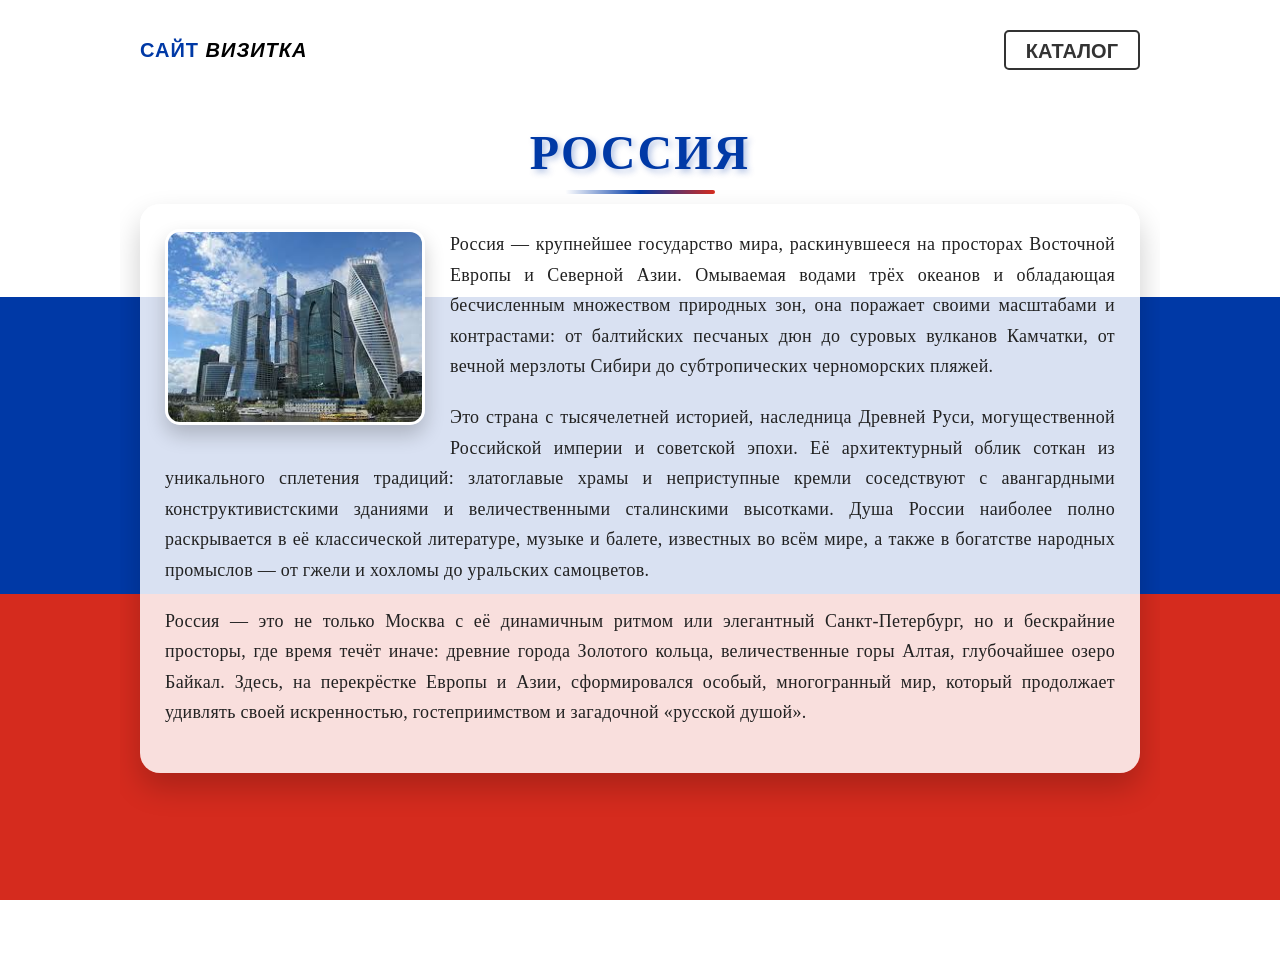
<file: index.html>
<!DOCTYPE html>
<html lang="ru">
    <head>
        <link rel="stylesheet" href="css/style.css">
        <meta charset="UTF-8">
        <meta name="viewport" content="width=device-width, initial-scale=1.0">
        <title>Document</title>
    </head>
    <body >
        <div id="wrapper">
            <header>
                <div class="header__left">
                    <a id= "logo" href="index.html"><span class="pink">Сайт</span> <i>визитка</i></a>
                </div>
                <div class="header__right">
                    <nav class="main-nav">
        <ul class="nav-links">
            <li class="dropdown">
                <a href="#" class="dropbtn" id="dropdownBtn">КАТАЛОГ</a>
            <div class="dropdown-content" id="dropdownMenu">
                <div class="tab-container">
                    <button class="tab" onclick="navigateTo('putin.html')">ПРЕЗИДЕНТ</button>
<button class="tab" onclick="navigateTo('facts.html')">ИНТЕРЕСНЫЕ ФАКТЫ</button>
<button class="tab" onclick="navigateTo('auto_industry.html')">АВТОПРОМ</button>
<button class="tab" onclick="navigateTo('oreshnik.html')">ОРЕШНИК</button>
<button class="tab" onclick="navigateTo('help.html')">ПОМОЩЬ</button>
                </div>
            </div>
            </li>
        </ul>
    </nav>
                </div>
            </header>
            <main>

            <h1 class="page-title">РОССИЯ</h1>

                <div class="main__content">
                    <img src="img/download.jpg" class="content__img" alt="Россия">
                    <p>Россия — крупнейшее государство мира, раскинувшееся на просторах Восточной Европы и Северной Азии. Омываемая водами трёх океанов и обладающая бесчисленным множеством природных зон, она поражает своими масштабами и контрастами: от балтийских песчаных дюн до суровых вулканов Камчатки, от вечной мерзлоты Сибири до субтропических черноморских пляжей.<p>

                    <p>Это страна с тысячелетней историей, наследница Древней Руси, могущественной Российской империи и советской эпохи. Её архитектурный облик соткан из уникального сплетения традиций: златоглавые храмы и неприступные кремли соседствуют с авангардными конструктивистскими зданиями и величественными сталинскими высотками. Душа России наиболее полно раскрывается в её классической литературе, музыке и балете, известных во всём мире, а также в богатстве народных промыслов — от гжели и хохломы до уральских самоцветов.<p>

                    <p>Россия — это не только Москва с её динамичным ритмом или элегантный Санкт-Петербург, но и бескрайние просторы, где время течёт иначе: древние города Золотого кольца, величественные горы Алтая, глубочайшее озеро Байкал. Здесь, на перекрёстке Европы и Азии, сформировался особый, многогранный мир, который продолжает удивлять своей искренностью, гостеприимством и загадочной «русской душой».<p>
                </div> 
            </main>
        </div>
        <footer>
            &copy; Новая компания
        </footer>


        <script>
document.addEventListener('DOMContentLoaded', function() {
    const dropdownBtn = document.getElementById('dropdownBtn');
    const dropdownMenu = document.getElementById('dropdownMenu');
    
    // Функция для закрытия меню
    function closeDropdown() {
        dropdownMenu.classList.remove('show');
        dropdownBtn.classList.remove('active');
    }
    
    // Функция для открытия меню
    function openDropdown() {
        dropdownMenu.classList.add('show');
        dropdownBtn.classList.add('active');
    }
    
    // Обработчик клика по кнопке
    dropdownBtn.addEventListener('click', function(event) {
        event.preventDefault(); // Предотвращаем переход по ссылке
        event.stopPropagation(); // Останавливаем всплытие события
        
        // Если меню открыто - закрываем, если закрыто - открываем
        if (dropdownMenu.classList.contains('show')) {
            closeDropdown();
        } else {
            openDropdown();
        }
    });
    
    // Закрытие при клике вне меню
    document.addEventListener('click', function(event) {
        // Если клик был не по кнопке и не по меню
        if (!dropdownBtn.contains(event.target) && !dropdownMenu.contains(event.target)) {
            closeDropdown();
        }
    });
    
    // Закрытие при нажатии клавиши Escape
    document.addEventListener('keydown', function(event) {
        if (event.key === 'Escape') {
            closeDropdown();
        }
    });
    
    // Предотвращаем закрытие при клике внутри меню (кроме кнопок вкладок)
    dropdownMenu.addEventListener('click', function(event) {
        event.stopPropagation();
    });

    // Функция для перехода на страницу с закрытием меню
window.navigateTo = function(page) {
    location.href = page;
    closeDropdown();
}
});
</script>
    </body>

</html>
</file>
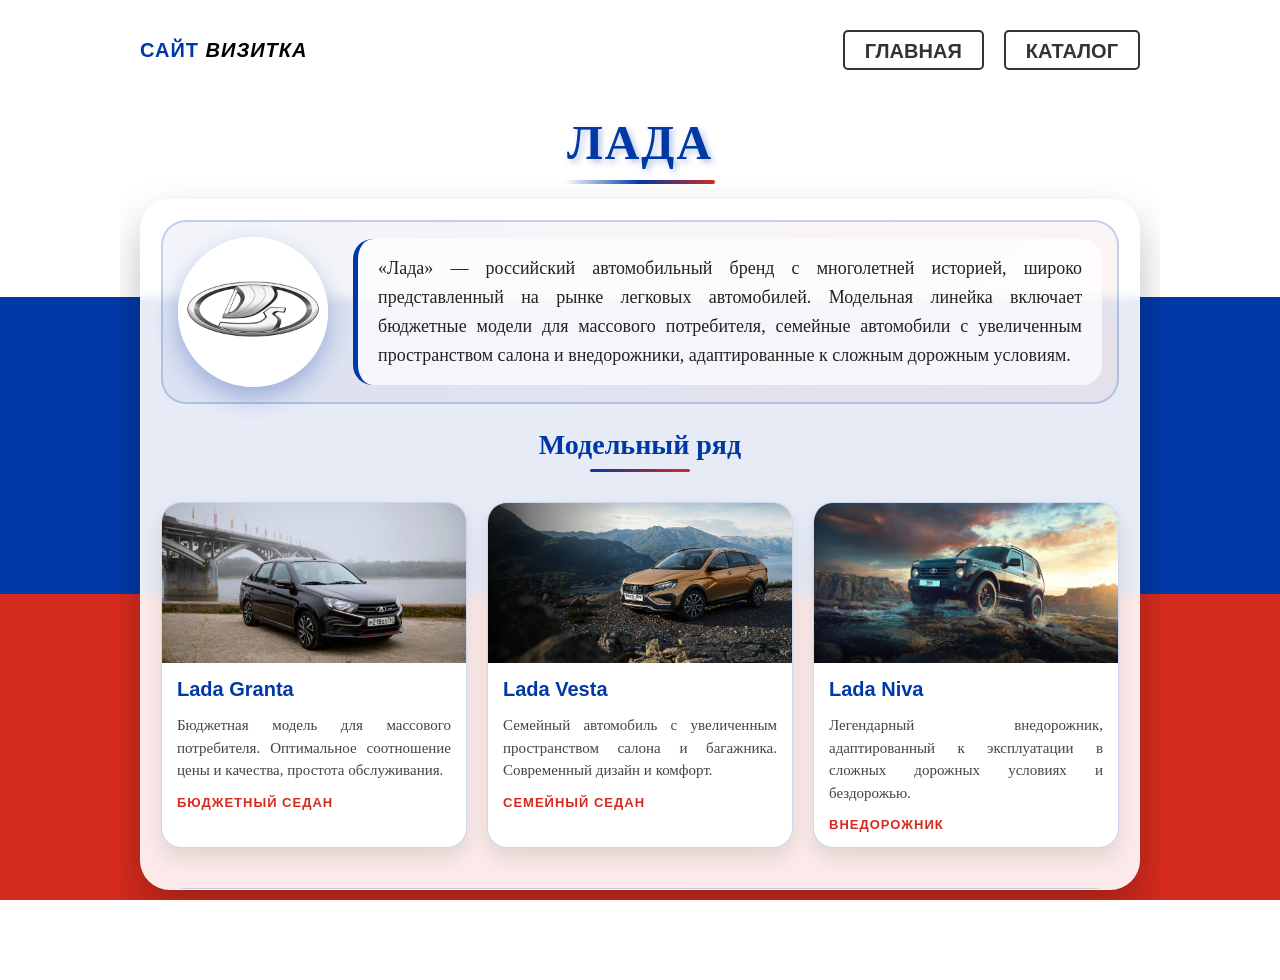
<file: auto_industry.html>
<!DOCTYPE html>
<html lang="ru">
<head>
    <link rel="stylesheet" href="css/style.css">
    <meta charset="UTF-8">
    <meta name="viewport" content="width=device-width, initial-scale=1.0">
    <title>LADA - Российский автопром</title>
    <style>
        /* Временные стили для страницы LADA - без анимаций */
        .lada-main {
            display: flex;
            flex-direction: column;
            height: calc(100vh - 180px);
            padding: 10px 20px !important;
            overflow: hidden;
        }

        /* Заголовок как на других страницах */
        .lada-main .page-title {
            font-size: 48px;
            margin: 5px 0 15px 0 !important;
            text-align: center;
            flex-shrink: 0;
            color: #0039A6;
        }

        .lada-container {
            display: flex;
            flex-direction: column;
            gap: 20px;
            flex: 1;
            min-height: 0;
            background: rgba(255, 255, 255, 0.9);
            border-radius: 30px;
            padding: 20px;
            box-shadow: 0 20px 40px rgba(0,0,0,0.25);
            backdrop-filter: blur(5px);
            border: 1px solid rgba(255,255,255,0.3);
            overflow-y: auto;
        }

        /* Верхний блок с логотипом и описанием */
        .lada-header {
            display: flex;
            gap: 25px;
            align-items: center;
            background: linear-gradient(135deg, rgba(0,57,166,0.05) 0%, rgba(213,43,30,0.05) 100%);
            border-radius: 25px;
            padding: 15px;
            border: 2px solid rgba(0,57,166,0.2);
        }

        .lada-logo {
            flex: 0 0 150px;
            height: 150px;
            border-radius: 50%;
            overflow: hidden;
            background: white;
            box-shadow: 0 10px 25px rgba(0,57,166,0.3);
            display: flex;
            align-items: center;
            justify-content: center;
        }

        .lada-logo img {
            width: 100%;
            height: 100%;
            object-fit: contain;
        }

        .lada-description {
            flex: 1;
            font-family: 'Roboto Slab', serif;
            font-size: 18px;
            line-height: 1.6;
            color: #222;
            text-align: justify;
            background: rgba(255,255,255,0.7);
            padding: 15px 20px;
            border-radius: 20px;
            border-left: 5px solid #0039A6;
        }

        /* Сетка с моделями */
        .models-title {
            font-family: 'Playfair Display', serif;
            font-size: 28px;
            color: #0039A6;
            margin: 5px 0 10px 0;
            text-align: center;
            position: relative;
        }

        .models-title::after {
            content: "";
            display: block;
            width: 100px;
            height: 3px;
            background: linear-gradient(90deg, #0039A6, #D52B1E);
            margin: 8px auto 0;
            border-radius: 2px;
        }

        .models-grid {
            display: grid;
            grid-template-columns: repeat(3, 1fr);
            gap: 20px;
            margin-bottom: 20px;
        }

        .model-card {
            background: white;
            border-radius: 20px;
            overflow: hidden;
            box-shadow: 0 10px 20px rgba(0,0,0,0.1);
            border: 1px solid rgba(0,57,166,0.2);
            display: flex;
            flex-direction: column;
            /* Анимация удалена */
        }

        .model-image {
            width: 100%;
            height: 160px;
            object-fit: cover;
        }

        .model-info {
            padding: 15px;
            flex: 1;
            display: flex;
            flex-direction: column;
            gap: 8px;
        }

        .model-name {
            font-family: 'Montserrat', sans-serif;
            font-size: 20px;
            font-weight: 700;
            color: #0039A6;
            margin-bottom: 5px;
        }

        .model-desc {
            font-family: 'Roboto Slab', serif;
            font-size: 15px;
            color: #444;
            line-height: 1.5;
            text-align: justify;
        }

        .model-type {
            font-family: 'Montserrat', sans-serif;
            font-size: 13px;
            font-weight: 600;
            color: #D52B1E;
            text-transform: uppercase;
            letter-spacing: 1px;
            margin-top: 5px;
        }

        /* Блок с преимуществами */
        .advantages-section {
            background: linear-gradient(135deg, #f0f4ff, #fff0f0);
            border-radius: 25px;
            padding: 20px;
            border: 2px solid rgba(0,57,166,0.2);
        }

        .advantages-title {
            font-family: 'Playfair Display', serif;
            font-size: 24px;
            color: #D52B1E;
            margin-bottom: 15px;
            text-align: center;
        }

        .advantages-grid {
            display: grid;
            grid-template-columns: repeat(4, 1fr);
            gap: 15px;
        }

        .advantage-item {
            background: white;
            border-radius: 15px;
            padding: 15px 10px;
            text-align: center;
            box-shadow: 0 5px 10px rgba(0,0,0,0.05);
            border-left: 3px solid #0039A6;
            /* Анимация удалена */
        }

        .advantage-icon {
            font-size: 28px;
            margin-bottom: 8px;
        }

        .advantage-text {
            font-family: 'Montserrat', sans-serif;
            font-size: 15px;
            font-weight: 500;
            color: #222;
            line-height: 1.4;
        }

        /* Нижний блок с заключением */
        .lada-footer {
            font-family: 'Roboto Slab', serif;
            font-size: 18px;
            line-height: 1.6;
            color: #222;
            text-align: justify;
            background: rgba(0,57,166,0.05);
            padding: 15px 20px;
            border-radius: 20px;
            border: 1px dashed #0039A6;
            margin-top: 5px;
        }

        /* Адаптивность */
        @media (max-width: 1000px) {
            .lada-main {
                height: calc(100vh - 160px);
            }
            
            .lada-main .page-title {
                font-size: 42px;
            }
            
            .advantages-grid {
                grid-template-columns: repeat(2, 1fr);
            }
            
            .lada-description {
                font-size: 17px;
            }
            
            .lada-footer {
                font-size: 17px;
            }
        }

        @media (max-width: 800px) {
            .lada-header {
                flex-direction: column;
                text-align: center;
            }
            
            .lada-logo {
                flex: 0 0 120px;
                height: 120px;
                margin: 0 auto;
            }
            
            .models-grid {
                grid-template-columns: 1fr;
            }
            
            .advantages-grid {
                grid-template-columns: 1fr;
            }
            
            .lada-main {
                height: auto;
                min-height: calc(100vh - 160px);
                overflow-y: auto;
            }
        }

        @media (max-width: 600px) {
            .lada-main .page-title {
                font-size: 36px;
            }
            
            .models-title {
                font-size: 24px;
            }
            
            .lada-description {
                font-size: 16px;
            }
            
            .lada-footer {
                font-size: 16px;
            }
        }
    </style>
</head>
<body>
    <div id="wrapper">
        <header>
            <div class="header__left">
                <a id="logo" href="index.html"><span class="pink">Сайт</span> <i>визитка</i></a>
            </div>
            <div class="header__right">
                <nav class="main-nav">
                    <ul class="nav-links">
                        <li><a href="index.html" class="nav-link">ГЛАВНАЯ</a></li>
                        <li class="dropdown">
                            <a href="#" class="dropbtn" id="dropdownBtn">КАТАЛОГ</a>
                            <div class="dropdown-content" id="dropdownMenu">
                                <div class="tab-container">
                                    <button class="tab" onclick="navigateTo('putin.html')">ПРЕЗИДЕНТ</button>
                                    <button class="tab" onclick="navigateTo('facts.html')">ИНТЕРЕСНЫЕ ФАКТЫ</button>
                                    <button class="tab" onclick="navigateTo('auto_industry.html')">АВТОПРОМ</button>
                                    <button class="tab" onclick="navigateTo('oreshnik.html')">ОРЕШНИК</button>
                                    <button class="tab" onclick="navigateTo('help.html')">ПОМОЩЬ</button>
                                </div>
                            </div>
                        </li>
                    </ul>
                </nav>
            </div>
        </header>

        <main class="lada-main">
            <!-- Заголовок по центру -->
            <h1 class="page-title">ЛАДА</h1>
            
            <!-- Основной контейнер -->
            <div class="lada-container">
                <!-- Блок с логотипом и описанием бренда -->
                <div class="lada-header">
                    <div class="lada-logo">
                        <img src="content/4.png" alt="Логотип LADA">
                    </div>
                    <div class="lada-description">
                        «Лада» — российский автомобильный бренд с многолетней историей, широко представленный на рынке легковых автомобилей. Модельная линейка включает бюджетные модели для массового потребителя, семейные автомобили с увеличенным пространством салона и внедорожники, адаптированные к сложным дорожным условиям.
                    </div>
                </div>

                <!-- Заголовок раздела моделей -->
                <h2 class="models-title">Модельный ряд</h2>
                
                <!-- Сетка с тремя моделями автомобилей -->
                <div class="models-grid">
                    <!-- Lada Granta -->
                    <div class="model-card">
                        <img src="content/1920x1920 (7).webp" alt="Lada Granta" class="model-image">
                        <div class="model-info">
                            <div class="model-name">Lada Granta</div>
                            <div class="model-desc">Бюджетная модель для массового потребителя. Оптимальное соотношение цены и качества, простота обслуживания.</div>
                            <div class="model-type">Бюджетный седан</div>
                        </div>
                    </div>
                    
                    <!-- Lada Vesta -->
                    <div class="model-card">
                        <img src="content/sw-cross_d.1920x0.jpeg.webp" alt="Lada Vesta" class="model-image">
                        <div class="model-info">
                            <div class="model-name">Lada Vesta</div>
                            <div class="model-desc">Семейный автомобиль с увеличенным пространством салона и багажника. Современный дизайн и комфорт.</div>
                            <div class="model-type">Семейный седан</div>
                        </div>
                    </div>
                    
                    <!-- Lada Niva -->
                    <div class="model-card">
                        <img src="content/bronto_dt.webp" alt="Lada Niva" class="model-image">
                        <div class="model-info">
                            <div class="model-name">Lada Niva</div>
                            <div class="model-desc">Легендарный внедорожник, адаптированный к эксплуатации в сложных дорожных условиях и бездорожью.</div>
                            <div class="model-type">Внедорожник</div>
                        </div>
                    </div>
                </div>

                <!-- Блок с преимуществами -->
                <div class="advantages-section">
                    <h3 class="advantages-title">Ключевые преимущества</h3>
                    <div class="advantages-grid">
                        <div class="advantage-item">
                            <div class="advantage-icon">💰</div>
                            <div class="advantage-text">Доступная стоимость приобретения и обслуживания</div>
                        </div>
                        <div class="advantage-item">
                            <div class="advantage-icon">❄️</div>
                            <div class="advantage-text">Адаптация к российским климатическим и дорожным условиям</div>
                        </div>
                        <div class="advantage-item">
                            <div class="advantage-icon">🏢</div>
                            <div class="advantage-text">Широкая сеть официальных дилерских и сервисных центров на территории РФ</div>
                        </div>
                        <div class="advantage-item">
                            <div class="advantage-icon">✓</div>
                            <div class="advantage-text">Соответствие актуальным требованиям безопасности и экологическим стандартам</div>
                        </div>
                    </div>
                </div>

                <!-- Заключительный блок -->
                <div class="lada-footer">
                    Автомобили «Лада» востребованы как среди частных покупателей, так и в корпоративных автопарках, в том числе у государственных структур.
                </div>
            </div>
        </main>
    </div>

    <footer>
        &copy; Новая компания
    </footer>

    <script>
    document.addEventListener('DOMContentLoaded', function() {
        const dropdownBtn = document.getElementById('dropdownBtn');
        const dropdownMenu = document.getElementById('dropdownMenu');
        
        function closeDropdown() {
            dropdownMenu.classList.remove('show');
            dropdownBtn.classList.remove('active');
        }
        
        function openDropdown() {
            dropdownMenu.classList.add('show');
            dropdownBtn.classList.add('active');
        }
        
        dropdownBtn.addEventListener('click', function(event) {
            event.preventDefault();
            event.stopPropagation();
            
            if (dropdownMenu.classList.contains('show')) {
                closeDropdown();
            } else {
                openDropdown();
            }
        });
        
        document.addEventListener('click', function(event) {
            if (!dropdownBtn.contains(event.target) && !dropdownMenu.contains(event.target)) {
                closeDropdown();
            }
        });
        
        document.addEventListener('keydown', function(event) {
            if (event.key === 'Escape') {
                closeDropdown();
            }
        });
        
        dropdownMenu.addEventListener('click', function(event) {
            event.stopPropagation();
        });
        
        window.navigateTo = function(page) {
            location.href = page;
            closeDropdown();
        }
    });
    </script>
</body>
</html>
</file>
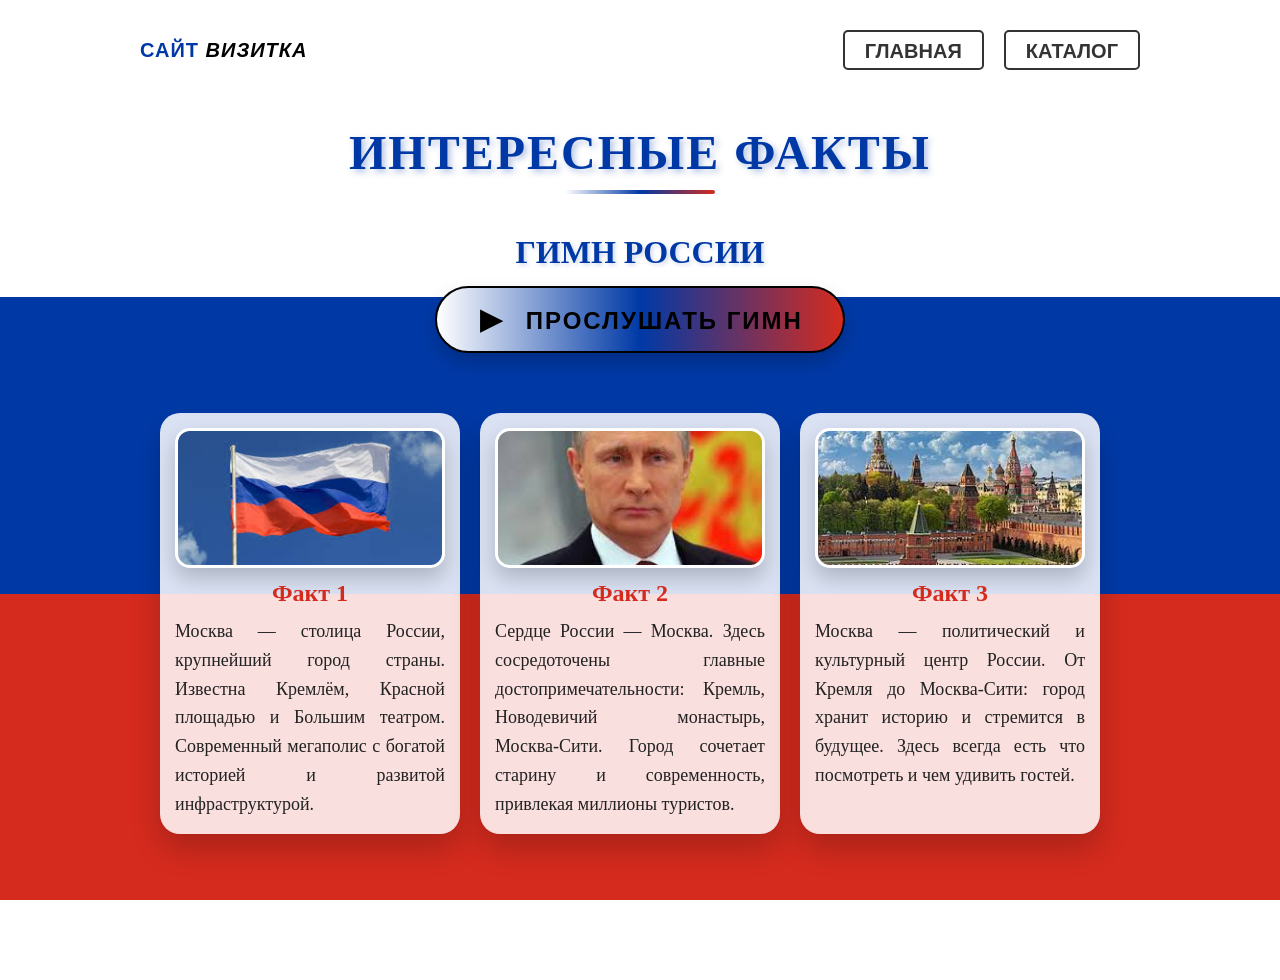
<file: facts.html>
<!DOCTYPE html>
<html lang="ru">
<head>
    <link rel="stylesheet" href="css/style.css">
    <meta charset="UTF-8">
    <meta name="viewport" content="width=device-width, initial-scale=1.0">
    <title>О нас - Факты о России</title>
</head>
<body>
    <div id="wrapper">
        <header>
            <div class="header__left">
                <a id= "logo" href="index.html"><span class="pink">Сайт</span> <i>визитка</i></a>
            </div>


            <div class="header__right">

                    
                    <nav class="main-nav">
        <ul class="nav-links">
            <li><a href="index.html" class="nav-link">ГЛАВНАЯ</a></li>
            <li class="dropdown">
                <a href="#" class="dropbtn" id="dropdownBtn">КАТАЛОГ</a>
            <div class="dropdown-content" id="dropdownMenu">
                <div class="tab-container">
                    <button class="tab" onclick="navigateTo('putin.html')">ПРЕЗИДЕНТ</button>
<button class="tab" onclick="navigateTo('facts.html')">ИНТЕРЕСНЫЕ ФАКТЫ</button>
<button class="tab" onclick="navigateTo('auto_industry.html')">АВТОПРОМ</button>
<button class="tab" onclick="navigateTo('oreshnik.html')">ОРЕШНИК</button>
<button class="tab" onclick="navigateTo('help.html')">ПОМОЩЬ</button>
                </div>
            </div>
            </li>
        </ul>
    </nav>
                </div>


            <!-- <div class="header__right">
                <h1><a href="index.html">ГЛАВНАЯ</a></h1>
            </div> -->
        </header>
        <main>
            <h1 class="page-title">ИНТЕРЕСНЫЕ ФАКТЫ</h1>

            <!-- Блок с гимном -->
            <div class="hymn-block">
                <h2 class="hymn-title">ГИМН РОССИИ</h2>
    
                <!-- Кнопка для воспроизведения/паузы -->
                <button class="hymn-button" id="playPauseBtn">
                    <span class="play-icon">▶</span> ПРОСЛУШАТЬ ГИМН
                </button>
    
                <!-- Аудио элемент -->
                <audio id="hymnAudio" src="content/gimn.mp3" preload="auto"></audio>
            </div>
            <section class="services clearfix">
                <!-- карточки с фактами -->
                <article class="services__item">
                    <img src="content/1.jpg" class="services__img" alt="Москва">
                    <h2>Факт 1</h2>
                    <p>Москва — столица России, крупнейший город страны. Известна Кремлём, Красной площадью и Большим театром. Современный мегаполис с богатой историей и развитой инфраструктурой.</p>
                </article>

                <article class="services__item">
                    <img src="content/2.jpg" class="services__img" alt="Сердце России">
                    <h2>Факт 2</h2>
                    <p>Сердце России — Москва. Здесь сосредоточены главные достопримечательности: Кремль, Новодевичий монастырь, Москва‑Сити. Город сочетает старину и современность, привлекая миллионы туристов.</p>
                </article>
                
                <article class="services__item">
                    <img src="content/3.jpg" class="services__img" alt="Культурный центр">
                    <h2>Факт 3</h2>
                    <p>Москва — политический и культурный центр России. От Кремля до Москва‑Сити: город хранит историю и стремится в будущее. Здесь всегда есть что посмотреть и чем удивить гостей.</p>
                </article>
            </section>
        </main>
    </div>

    <footer>
        &copy; Новая компания
    </footer>

    <script>
        const btn = document.getElementById('playPauseBtn');
        const audio = document.getElementById('hymnAudio');
        const icon = btn.querySelector('.play-icon');
        let isPlaying = false;

        btn.addEventListener('click', function() {
            if (isPlaying) {
                audio.pause();
                icon.textContent = '▶';  // Меняем только иконку
                btn.classList.remove('playing');
            } 
            else {
                audio.play();
                icon.textContent = '⏸';  // Меняем только иконку
                btn.classList.add('playing');
            }
            isPlaying = !isPlaying;
        });

        audio.addEventListener('ended', function() {
            isPlaying = false;
            icon.textContent = '▶';
            btn.classList.remove('playing');
        });

document.addEventListener('DOMContentLoaded', function() {
    const dropdownBtn = document.getElementById('dropdownBtn');
    const dropdownMenu = document.getElementById('dropdownMenu');
    
    // Функция для закрытия меню
    function closeDropdown() {
        dropdownMenu.classList.remove('show');
        dropdownBtn.classList.remove('active');
    }
    
    // Функция для открытия меню
    function openDropdown() {
        dropdownMenu.classList.add('show');
        dropdownBtn.classList.add('active');
    }
    
    // Обработчик клика по кнопке
    dropdownBtn.addEventListener('click', function(event) {
        event.preventDefault(); // Предотвращаем переход по ссылке
        event.stopPropagation(); // Останавливаем всплытие события
        
        // Если меню открыто - закрываем, если закрыто - открываем
        if (dropdownMenu.classList.contains('show')) {
            closeDropdown();
        } else {
            openDropdown();
        }
    });
    
    // Закрытие при клике вне меню
    document.addEventListener('click', function(event) {
        // Если клик был не по кнопке и не по меню
        if (!dropdownBtn.contains(event.target) && !dropdownMenu.contains(event.target)) {
            closeDropdown();
        }
    });
    
    // Закрытие при нажатии клавиши Escape
    document.addEventListener('keydown', function(event) {
        if (event.key === 'Escape') {
            closeDropdown();
        }
    });
    
    // Предотвращаем закрытие при клике внутри меню (кроме кнопок вкладок)
    dropdownMenu.addEventListener('click', function(event) {
        event.stopPropagation();
    });

    // Функция для перехода на страницу с закрытием меню
window.navigateTo = function(page) {
    location.href = page;
    closeDropdown();
}
});
    </script>
    

</body>
</html>
</file>
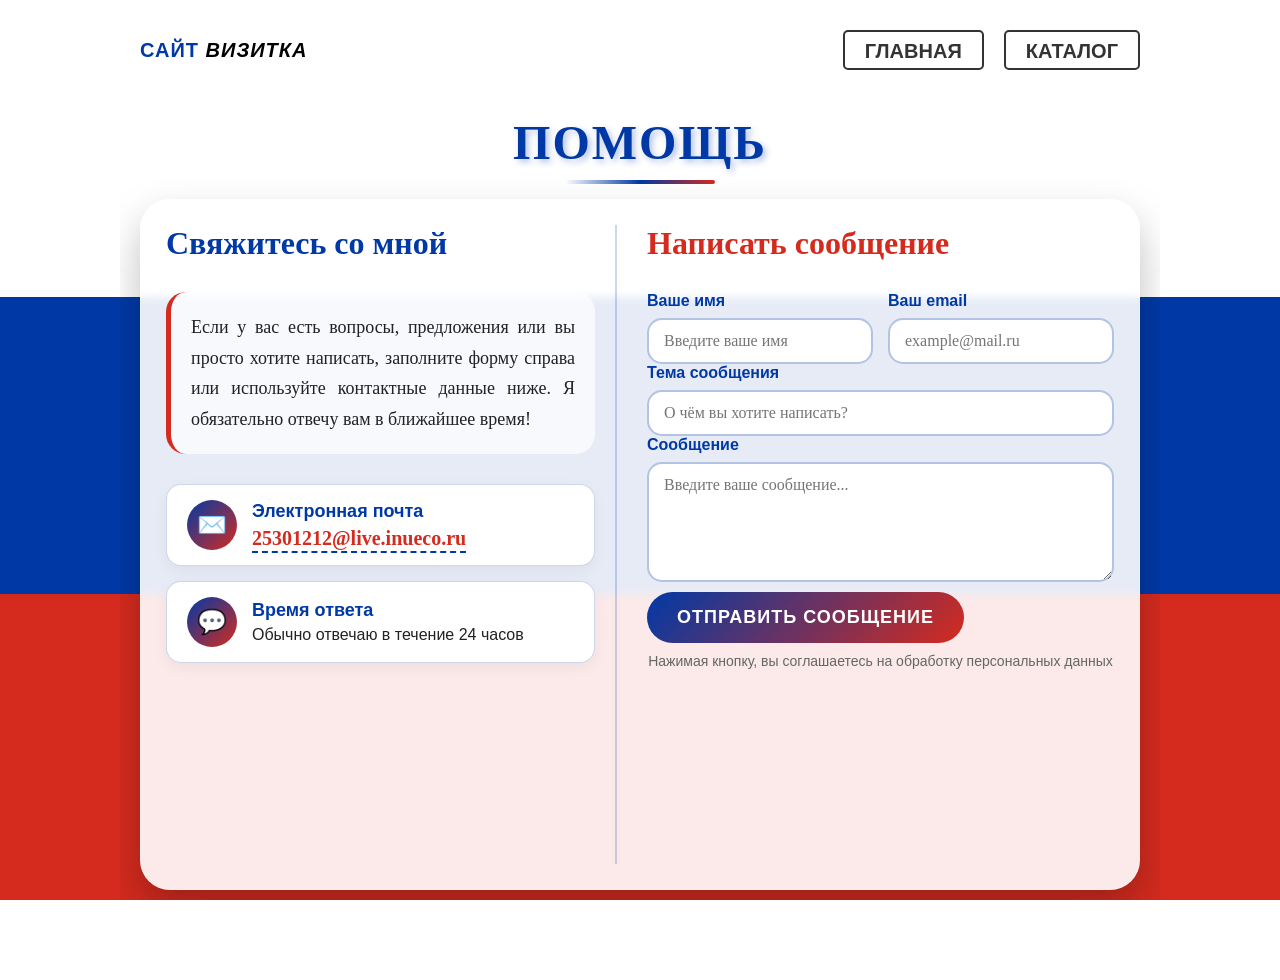
<file: help.html>
<!DOCTYPE html>
<html lang="ru">
<head>
    <link rel="stylesheet" href="css/style.css">
    <meta charset="UTF-8">
    <meta name="viewport" content="width=device-width, initial-scale=1.0">
    <title>Помощь - Связь с автором</title>
    <style>
        /* Временные стили для страницы ПОМОЩЬ */
        .help-main {
            display: flex;
            flex-direction: column;
            height: calc(100vh - 180px);
            padding: 10px 20px !important;
            overflow: hidden;
        }

        /* Заголовок как на других страницах */
        .help-main .page-title {
            font-size: 48px;
            margin: 5px 0 15px 0 !important;
            text-align: center;
            flex-shrink: 0;
            color: #0039A6;
        }

        .help-container {
            display: flex;
            gap: 30px;
            flex: 1;
            min-height: 0;
            background: rgba(255, 255, 255, 0.9);
            border-radius: 30px;
            padding: 25px;
            box-shadow: 0 20px 40px rgba(0,0,0,0.25);
            backdrop-filter: blur(5px);
            border: 1px solid rgba(255,255,255,0.3);
            overflow-y: auto;
        }

        /* Левая колонка с контактной информацией */
        .help-info {
            flex: 1;
            display: flex;
            flex-direction: column;
            gap: 20px;
            padding-right: 20px;
            border-right: 2px solid rgba(0,57,166,0.2);
        }

        .help-info h2 {
            font-family: 'Playfair Display', serif;
            font-size: 32px;
            color: #0039A6;
            margin-bottom: 10px;
        }

        .help-description {
            font-family: 'Roboto Slab', serif;
            font-size: 18px;
            line-height: 1.7;
            color: #222;
            text-align: justify;
            background: rgba(255,255,255,0.7);
            padding: 20px;
            border-radius: 20px;
            border-left: 5px solid #D52B1E;
        }

        .contact-details {
            display: flex;
            flex-direction: column;
            gap: 15px;
            margin-top: 10px;
        }

        .contact-item {
            display: flex;
            align-items: center;
            gap: 15px;
            background: white;
            padding: 15px 20px;
            border-radius: 15px;
            box-shadow: 0 5px 15px rgba(0,0,0,0.05);
            border: 1px solid rgba(0,57,166,0.2);
        }

        .contact-icon {
            width: 50px;
            height: 50px;
            background: linear-gradient(135deg, #0039A6, #D52B1E);
            border-radius: 50%;
            display: flex;
            align-items: center;
            justify-content: center;
            color: white;
            font-size: 24px;
        }

        .contact-text {
            font-family: 'Montserrat', sans-serif;
            font-size: 16px;
            color: #222;
        }

        .contact-text strong {
            color: #0039A6;
            display: block;
            margin-bottom: 5px;
            font-size: 18px;
        }

        .contact-email {
            font-family: 'Roboto Slab', serif;
            font-size: 20px;
            font-weight: 700;
            color: #D52B1E;
            text-decoration: none;
            border-bottom: 2px dashed #0039A6;
            padding-bottom: 2px;
        }

        .contact-email:hover {
            color: #0039A6;
            border-bottom-color: #D52B1E;
        }

        /* Правая колонка с формой */
        .help-form {
            flex: 1;
            display: flex;
            flex-direction: column;
            gap: 20px;
        }

        .help-form h2 {
            font-family: 'Playfair Display', serif;
            font-size: 32px;
            color: #D52B1E;
            margin-bottom: 10px;
        }

        .form-group {
            display: flex;
            flex-direction: column;
            gap: 8px;
        }

        .form-label {
            font-family: 'Montserrat', sans-serif;
            font-size: 16px;
            font-weight: 600;
            color: #0039A6;
        }

        .form-input,
        .form-textarea {
            font-family: 'Roboto Slab', serif;
            font-size: 16px;
            padding: 12px 15px;
            border: 2px solid rgba(0,57,166,0.3);
            border-radius: 15px;
            background: white;
            transition: all 0.3s ease;
            outline: none;
        }

        .form-input:focus,
        .form-textarea:focus {
            border-color: #D52B1E;
            box-shadow: 0 0 0 3px rgba(213,43,30,0.1);
        }

        .form-textarea {
            resize: vertical;
            min-height: 120px;
        }

        .form-row {
            display: grid;
            grid-template-columns: 1fr 1fr;
            gap: 15px;
        }

        .form-button {
            background: linear-gradient(135deg, #0039A6, #D52B1E);
            color: white;
            font-family: 'Montserrat', sans-serif;
            font-size: 18px;
            font-weight: 600;
            padding: 15px 30px;
            border: none;
            border-radius: 50px;
            cursor: pointer;
            transition: all 0.3s ease;
            margin-top: 10px;
            text-transform: uppercase;
            letter-spacing: 1px;
        }

        .form-button:hover {
            transform: scale(1.02);
            box-shadow: 0 10px 20px rgba(0,57,166,0.3);
        }

        .form-note {
            font-family: 'Montserrat', sans-serif;
            font-size: 14px;
            color: #666;
            text-align: center;
            margin-top: 10px;
        }

        .success-message {
            display: none;
            background: #d4edda;
            color: #155724;
            padding: 15px;
            border-radius: 15px;
            font-family: 'Roboto Slab', serif;
            font-size: 16px;
            text-align: center;
            border: 2px solid #c3e6cb;
        }

        .success-message.show {
            display: block;
        }

        /* Адаптивность */
        @media (max-width: 900px) {
            .help-main {
                height: auto;
                min-height: calc(100vh - 160px);
                overflow-y: auto;
            }

            .help-container {
                flex-direction: column;
            }

            .help-info {
                border-right: none;
                border-bottom: 2px solid rgba(0,57,166,0.2);
                padding-right: 0;
                padding-bottom: 20px;
            }

            .help-main .page-title {
                font-size: 38px;
            }

            .help-info h2,
            .help-form h2 {
                font-size: 28px;
            }
        }

        @media (max-width: 600px) {
            .help-main .page-title {
                font-size: 32px;
            }

            .form-row {
                grid-template-columns: 1fr;
            }

            .contact-item {
                flex-direction: column;
                text-align: center;
            }

            .contact-email {
                font-size: 18px;
            }
        }
    </style>
</head>
<body>
    <div id="wrapper">
        <header>
            <div class="header__left">
                <a id="logo" href="index.html"><span class="pink">Сайт</span> <i>визитка</i></a>
            </div>
            <div class="header__right">
                <nav class="main-nav">
                    <ul class="nav-links">
                        <li><a href="index.html" class="nav-link">ГЛАВНАЯ</a></li>
                        <li class="dropdown">
                            <a href="#" class="dropbtn" id="dropdownBtn">КАТАЛОГ</a>
                            <div class="dropdown-content" id="dropdownMenu">
                                <div class="tab-container">
                                    <button class="tab" onclick="navigateTo('putin.html')">ПРЕЗИДЕНТ</button>
                                    <button class="tab" onclick="navigateTo('facts.html')">ИНТЕРЕСНЫЕ ФАКТЫ</button>
                                    <button class="tab" onclick="navigateTo('auto_industry.html')">АВТОПРОМ</button>
                                    <button class="tab" onclick="navigateTo('oreshnik.html')">ОРЕШНИК</button>
                                    <button class="tab" onclick="navigateTo('help.html')">ПОМОЩЬ</button>
                                </div>
                            </div>
                        </li>
                    </ul>
                </nav>
            </div>
        </header>

        <main class="help-main">
            <!-- Заголовок по центру -->
            <h1 class="page-title">ПОМОЩЬ</h1>
            
            <!-- Основной контейнер -->
            <div class="help-container">
                <!-- Левая колонка с информацией -->
                <div class="help-info">
                    <h2>Свяжитесь со мной</h2>
                    
                    <div class="help-description">
                        Если у вас есть вопросы, предложения или вы просто хотите написать, заполните форму справа или используйте контактные данные ниже. Я обязательно отвечу вам в ближайшее время!
                    </div>
                    
                    <div class="contact-details">
                        <div class="contact-item">
                            <div class="contact-icon">✉️</div>
                            <div class="contact-text">
                                <strong>Электронная почта</strong>
                                <a href="mailto:25301212@live.inueco.ru" class="contact-email">25301212@live.inueco.ru</a>
                            </div>
                        </div>
                        
                        <!-- <div class="contact-item">
                            <div class="contact-icon">📱</div>
                            <div class="contact-text">
                                <strong>Telegram</strong>
                                <div>@iv33924</div>
                            </div>
                        </div> -->
                        
                        <div class="contact-item">
                            <div class="contact-icon">💬</div>
                            <div class="contact-text">
                                <strong>Время ответа</strong>
                                <div>Обычно отвечаю в течение 24 часов</div>
                            </div>
                        </div>
                    </div>
                </div>
                
                <!-- Правая колонка с формой -->
                <div class="help-form">
                    <h2>Написать сообщение</h2>
                    
                    <!-- Сообщение об успешной отправке -->
                    <div class="success-message" id="successMessage">
                        Спасибо за сообщение! Я свяжусь с вами в ближайшее время.
                    </div>
                    
                    <!-- Форма обратной связи -->
                    <form id="contactForm" action="#" method="post">
                        <div class="form-row">
                            <div class="form-group">
                                <label for="name" class="form-label">Ваше имя</label>
                                <input type="text" id="name" name="name" class="form-input" required placeholder="Введите ваше имя">
                            </div>
                            
                            <div class="form-group">
                                <label for="email" class="form-label">Ваш email</label>
                                <input type="email" id="email" name="email" class="form-input" required placeholder="example@mail.ru">
                            </div>
                        </div>
                        
                        <div class="form-group">
                            <label for="subject" class="form-label">Тема сообщения</label>
                            <input type="text" id="subject" name="subject" class="form-input" required placeholder="О чём вы хотите написать?">
                        </div>
                        
                        <div class="form-group">
                            <label for="message" class="form-label">Сообщение</label>
                            <textarea id="message" name="message" class="form-textarea" required placeholder="Введите ваше сообщение..."></textarea>
                        </div>
                        
                        <button type="submit" class="form-button">Отправить сообщение</button>
                        
                        <div class="form-note">
                            Нажимая кнопку, вы соглашаетесь на обработку персональных данных
                        </div>
                    </form>
                </div>
            </div>
        </main>
    </div>

    <footer>
        &copy; Новая компания
    </footer>

    <script>
    document.addEventListener('DOMContentLoaded', function() {
        // Код для выпадающего меню
        const dropdownBtn = document.getElementById('dropdownBtn');
        const dropdownMenu = document.getElementById('dropdownMenu');
        
        function closeDropdown() {
            dropdownMenu.classList.remove('show');
            dropdownBtn.classList.remove('active');
        }
        
        function openDropdown() {
            dropdownMenu.classList.add('show');
            dropdownBtn.classList.add('active');
        }
        
        if (dropdownBtn) {
            dropdownBtn.addEventListener('click', function(event) {
                event.preventDefault();
                event.stopPropagation();
                
                if (dropdownMenu.classList.contains('show')) {
                    closeDropdown();
                } else {
                    openDropdown();
                }
            });
        }
        
        document.addEventListener('click', function(event) {
            if (dropdownBtn && !dropdownBtn.contains(event.target) && !dropdownMenu.contains(event.target)) {
                closeDropdown();
            }
        });
        
        document.addEventListener('keydown', function(event) {
            if (event.key === 'Escape') {
                closeDropdown();
            }
        });
        
        if (dropdownMenu) {
            dropdownMenu.addEventListener('click', function(event) {
                event.stopPropagation();
            });
        }
        
        window.navigateTo = function(page) {
            location.href = page;
            closeDropdown();
        }
        
        // Код для формы обратной связи
        const contactForm = document.getElementById('contactForm');
        const successMessage = document.getElementById('successMessage');
        
        if (contactForm) {
            contactForm.addEventListener('submit', function(event) {
                event.preventDefault(); // Предотвращаем реальную отправку формы
                
                // Здесь можно добавить код для отправки данных на сервер
                // Например, через fetch API
                
                // Показываем сообщение об успехе
                successMessage.classList.add('show');
                
                // Очищаем форму
                contactForm.reset();
                
                // Скрываем сообщение через 5 секунд
                setTimeout(function() {
                    successMessage.classList.remove('show');
                }, 5000);
            });
        }
    });
    </script>
</body>
</html>
</file>
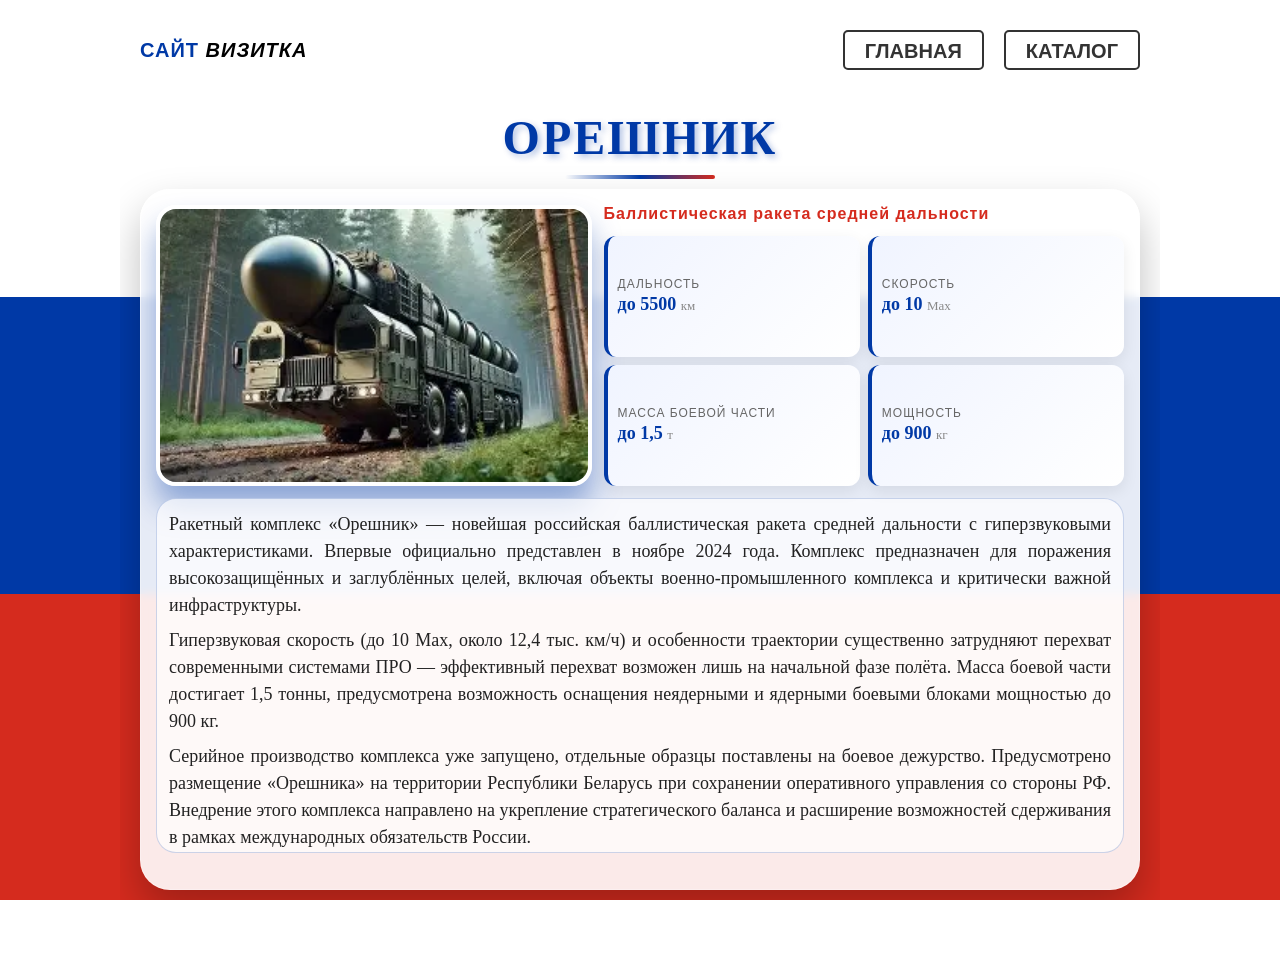
<file: oreshnik.html>
<!DOCTYPE html>
<html lang="ru">
<head>
    <link rel="stylesheet" href="css/style.css">
    <meta charset="UTF-8">
    <meta name="viewport" content="width=device-width, initial-scale=1.0">
    <title>Орешник - Ракетный комплекс</title>
    <style>
        /* Временные стили для страницы Орешник */
        .oreshnik-main {
            display: flex;
            flex-direction: column;
            height: calc(100vh - 180px);
            padding: 10px 20px !important;
            overflow: hidden;
        }

        /* Заголовок как на других страницах */
        .oreshnik-main .page-title {
            font-size: 48px;
            margin: 0 0 10px 0 !important; /* Уменьшил отступ */
            text-align: center;
            flex-shrink: 0;
        }

        .oreshnik-container {
            display: flex;
            flex-direction: column;
            gap: 12px; /* Сильно уменьшил промежутки */
            flex: 1;
            min-height: 0;
            background: rgba(255, 255, 255, 0.9);
            border-radius: 30px;
            padding: 15px; /* Уменьшил padding */
            box-shadow: 0 20px 40px rgba(0,0,0,0.25);
            backdrop-filter: blur(5px);
            border: 1px solid rgba(255,255,255,0.3);
            overflow: hidden;
        }

        /* Верхний блок с картинкой и характеристиками */
        .oreshnik-top-row {
            display: flex;
            gap: 12px; /* Уменьшил gap */
            width: 100%;
            flex-shrink: 0;
            height: 42%; /* Немного уменьшил высоту верхней части */
        }

        /* Блок с картинкой */
        .oreshnik-image-block {
            flex: 0 0 45%;
            display: flex;
            flex-direction: column;
            gap: 5px; /* Минимальный gap */
            height: 100%;
        }

        .oreshnik-image-container {
            width: 100%;
            height: 100%; /* Убрал вычет, теперь картинка занимает всю высоту */
            border-radius: 20px;
            overflow: hidden;
            box-shadow: 0 20px 30px rgba(0,57,166,0.4);
            border: 4px solid white;
            transition: all 0.3s ease;
        }

        .oreshnik-image-container:hover {
            transform: scale(1.01);
            box-shadow: 0 25px 40px rgba(213,43,30,0.4);
        }

        .oreshnik-image {
            width: 100%;
            height: 100%;
            object-fit: cover;
            object-position: center;
            display: block;
        }

        /* Блок с характеристиками */
        .oreshnik-specs-block {
            flex: 1;
            display: flex;
            flex-direction: column;
            gap: 8px; /* Уменьшил gap */
            height: 100%;
        }

        .weapon-subtitle {
            font-family: 'Montserrat', sans-serif;
            font-size: 16px;
            color: #D52B1E;
            font-weight: 600;
            letter-spacing: 1px;
            padding-bottom: 5px;
            flex-shrink: 0;
        }

        .specs-grid {
            display: grid;
            grid-template-columns: repeat(2, 1fr);
            gap: 8px; /* Уменьшил gap */
            width: 100%;
            flex: 1;
        }

        .spec-item {
            background: linear-gradient(135deg, #f0f4ff, #ffffff);
            border-radius: 12px; /* Чуть уменьшил */
            padding: 10px; /* Уменьшил padding */
            border-left: 4px solid #0039A6;
            box-shadow: 0 5px 15px rgba(0,0,0,0.08);
            display: flex;
            flex-direction: column;
            justify-content: center;
        }

        .spec-label {
            font-family: 'Montserrat', sans-serif;
            font-size: 12px;
            color: #666;
            text-transform: uppercase;
            letter-spacing: 1px;
            margin-bottom: 3px;
        }

        .spec-value {
            font-family: 'Roboto Slab', serif;
            font-size: 18px;
            font-weight: 700;
            color: #0039A6;
        }

        .spec-unit {
            font-size: 13px;
            font-weight: 400;
            color: #888;
        }

        /* Нижний блок с основным текстом */
        .oreshnik-text-block {
            width: 100%;
            height: 53%; /* Чуть увеличил высоту нижней части */
            overflow: hidden;
        }

        .weapon-description {
            font-family: 'Roboto Slab', serif;
            font-size: 18px; /* ТВОЙ РАЗМЕР - 18px */
            line-height: 1.5; /* Чуть уменьшил межстрочный интервал */
            color: #222;
            text-align: justify;
            background: rgba(255, 255, 255, 0.7);
            padding: 12px; /* Уменьшил padding */
            border-radius: 20px;
            border: 1px solid rgba(0,57,166,0.2);
            height: 100%;
            overflow-y: hidden;
            display: flex;
            flex-direction: column;
        }

        .weapon-description p {
            margin-bottom: 8px; /* Уменьшил отступы между абзацами */
            font-size: 18px; /* ТВОЙ РАЗМЕР - 18px */
        }

        .weapon-description p:last-child {
            margin-bottom: 0;
        }

        /* Адаптивность для средних экранов */
        @media (max-width: 1100px) {
            .oreshnik-main {
                height: calc(100vh - 160px);
            }
            
            .oreshnik-main .page-title {
                font-size: 42px;
                margin: 0 0 8px 0 !important;
            }
            
            .weapon-description {
                font-size: 17px; /* Чуть меньше, но сохраняем читаемость */
                padding: 10px;
            }
            
            .weapon-description p {
                font-size: 17px;
            }
        }

        /* Для экранов с маленькой высотой */
        @media (max-height: 750px) {
            .oreshnik-main .page-title {
                font-size: 36px;
                margin: 0 0 5px 0 !important;
            }
            
            .oreshnik-container {
                padding: 10px;
                gap: 8px;
            }
            
            .oreshnik-top-row {
                height: 40%;
                gap: 8px;
            }
            
            .spec-item {
                padding: 6px;
            }
            
            .spec-value {
                font-size: 16px;
            }
            
            .weapon-subtitle {
                font-size: 14px;
                padding-bottom: 3px;
            }
            
            .weapon-description {
                font-size: 16px; /* Всё ещё близко к 18 */
                padding: 8px;
                line-height: 1.4;
            }
            
            .weapon-description p {
                font-size: 16px;
                margin-bottom: 5px;
            }
            
            .oreshnik-text-block {
                height: 52%;
            }
        }

        /* Для очень низких экранов - разрешаем прокрутку */
        @media (max-height: 650px) {
            .oreshnik-main {
                overflow-y: auto;
            }
            
            .oreshnik-container {
                overflow-y: auto;
            }
            
            .oreshnik-text-block {
                height: auto;
            }
            
            .weapon-description {
                height: auto;
            }
        }

        /* Мобильная адаптация */
        @media (max-width: 900px) {
            .oreshnik-main {
                height: auto;
                min-height: calc(100vh - 160px);
                overflow-y: auto;
            }
            
            .oreshnik-main .page-title {
                font-size: 38px;
            }
            
            .oreshnik-top-row {
                flex-direction: column;
                height: auto;
            }
            
            .oreshnik-image-block {
                flex: 0 0 auto;
                height: auto;
            }
            
            .oreshnik-image-container {
                height: 250px;
            }
            
            .oreshnik-text-block {
                height: auto;
            }
            
            .weapon-description {
                height: auto;
            }
        }

        @media (max-width: 600px) {
            .oreshnik-main .page-title {
                font-size: 32px;
            }
            
            .specs-grid {
                grid-template-columns: 1fr;
            }
        }
    </style>
</head>
<body>
    <div id="wrapper">
        <header>
            <div class="header__left">
                <a id="logo" href="index.html"><span class="pink">Сайт</span> <i>визитка</i></a>
            </div>
            <div class="header__right">
                <nav class="main-nav">
                    <ul class="nav-links">
                        <li><a href="index.html" class="nav-link">ГЛАВНАЯ</a></li>
                        <li class="dropdown">
                            <a href="#" class="dropbtn" id="dropdownBtn">КАТАЛОГ</a>
                            <div class="dropdown-content" id="dropdownMenu">
                                <div class="tab-container">
                                    <button class="tab" onclick="navigateTo('putin.html')">ПРЕЗИДЕНТ</button>
                                    <button class="tab" onclick="navigateTo('facts.html')">ИНТЕРЕСНЫЕ ФАКТЫ</button>
                                    <button class="tab" onclick="navigateTo('auto_industry.html')">АВТОПРОМ</button>
                                    <button class="tab" onclick="navigateTo('oreshnik.html')">ОРЕШНИК</button>
                                    <button class="tab" onclick="navigateTo('help.html')">ПОМОЩЬ</button>
                                </div>
                            </div>
                        </li>
                    </ul>
                </nav>
            </div>
        </header>

        <main class="oreshnik-main">
            <!-- Заголовок по центру -->
            <h1 class="page-title">ОРЕШНИК</h1>
            
            <!-- Основной контейнер -->
            <div class="oreshnik-container">
                <!-- Верхний ряд: картинка слева, характеристики справа -->
                <div class="oreshnik-top-row">
                    <!-- Блок с картинкой -->
                    <div class="oreshnik-image-block">
                        <div class="oreshnik-image-container">
                            <img src="content/download.webp" alt="Ракетный комплекс Орешник" class="oreshnik-image">
                        </div>
                    </div>
                    
                    <!-- Блок с характеристиками -->
                    <div class="oreshnik-specs-block">
                        <div class="weapon-subtitle">Баллистическая ракета средней дальности</div>
                        
                        <!-- Сетка с характеристиками -->
                        <div class="specs-grid">
                            <div class="spec-item">
                                <div class="spec-label">Дальность</div>
                                <div class="spec-value">до 5500 <span class="spec-unit">км</span></div>
                            </div>
                            <div class="spec-item">
                                <div class="spec-label">Скорость</div>
                                <div class="spec-value">до 10 <span class="spec-unit">Мах</span></div>
                            </div>
                            <div class="spec-item">
                                <div class="spec-label">Масса боевой части</div>
                                <div class="spec-value">до 1,5 <span class="spec-unit">т</span></div>
                            </div>
                            <div class="spec-item">
                                <div class="spec-label">Мощность</div>
                                <div class="spec-value">до 900 <span class="spec-unit">кг</span></div>
                            </div>
                        </div>
                    </div>
                </div>
                
                <!-- Нижний блок с основным текстом на всю ширину -->
                <div class="oreshnik-text-block">
                    <div class="weapon-description">
                        <p>Ракетный комплекс «Орешник» — новейшая российская баллистическая ракета средней дальности с гиперзвуковыми характеристиками. Впервые официально представлен в ноябре 2024 года. Комплекс предназначен для поражения высокозащищённых и заглублённых целей, включая объекты военно-промышленного комплекса и критически важной инфраструктуры.</p>
                        
                        <p>Гиперзвуковая скорость (до 10 Мах, около 12,4 тыс. км/ч) и особенности траектории существенно затрудняют перехват современными системами ПРО — эффективный перехват возможен лишь на начальной фазе полёта. Масса боевой части достигает 1,5 тонны, предусмотрена возможность оснащения неядерными и ядерными боевыми блоками мощностью до 900 кг.</p>
                        
                        <p>Серийное производство комплекса уже запущено, отдельные образцы поставлены на боевое дежурство. Предусмотрено размещение «Орешника» на территории Республики Беларусь при сохранении оперативного управления со стороны РФ. Внедрение этого комплекса направлено на укрепление стратегического баланса и расширение возможностей сдерживания в рамках международных обязательств России.</p>
                    </div>
                </div>
            </div>
        </main>
    </div>

    <footer>
        &copy; Новая компания
    </footer>

    <script>
    document.addEventListener('DOMContentLoaded', function() {
        const dropdownBtn = document.getElementById('dropdownBtn');
        const dropdownMenu = document.getElementById('dropdownMenu');
        
        function closeDropdown() {
            dropdownMenu.classList.remove('show');
            dropdownBtn.classList.remove('active');
        }
        
        function openDropdown() {
            dropdownMenu.classList.add('show');
            dropdownBtn.classList.add('active');
        }
        
        dropdownBtn.addEventListener('click', function(event) {
            event.preventDefault();
            event.stopPropagation();
            
            if (dropdownMenu.classList.contains('show')) {
                closeDropdown();
            } else {
                openDropdown();
            }
        });
        
        document.addEventListener('click', function(event) {
            if (!dropdownBtn.contains(event.target) && !dropdownMenu.contains(event.target)) {
                closeDropdown();
            }
        });
        
        document.addEventListener('keydown', function(event) {
            if (event.key === 'Escape') {
                closeDropdown();
            }
        });
        
        dropdownMenu.addEventListener('click', function(event) {
            event.stopPropagation();
        });
        
        window.navigateTo = function(page) {
            location.href = page;
            closeDropdown();
        }
    });
    </script>
</body>
</html>
</file>
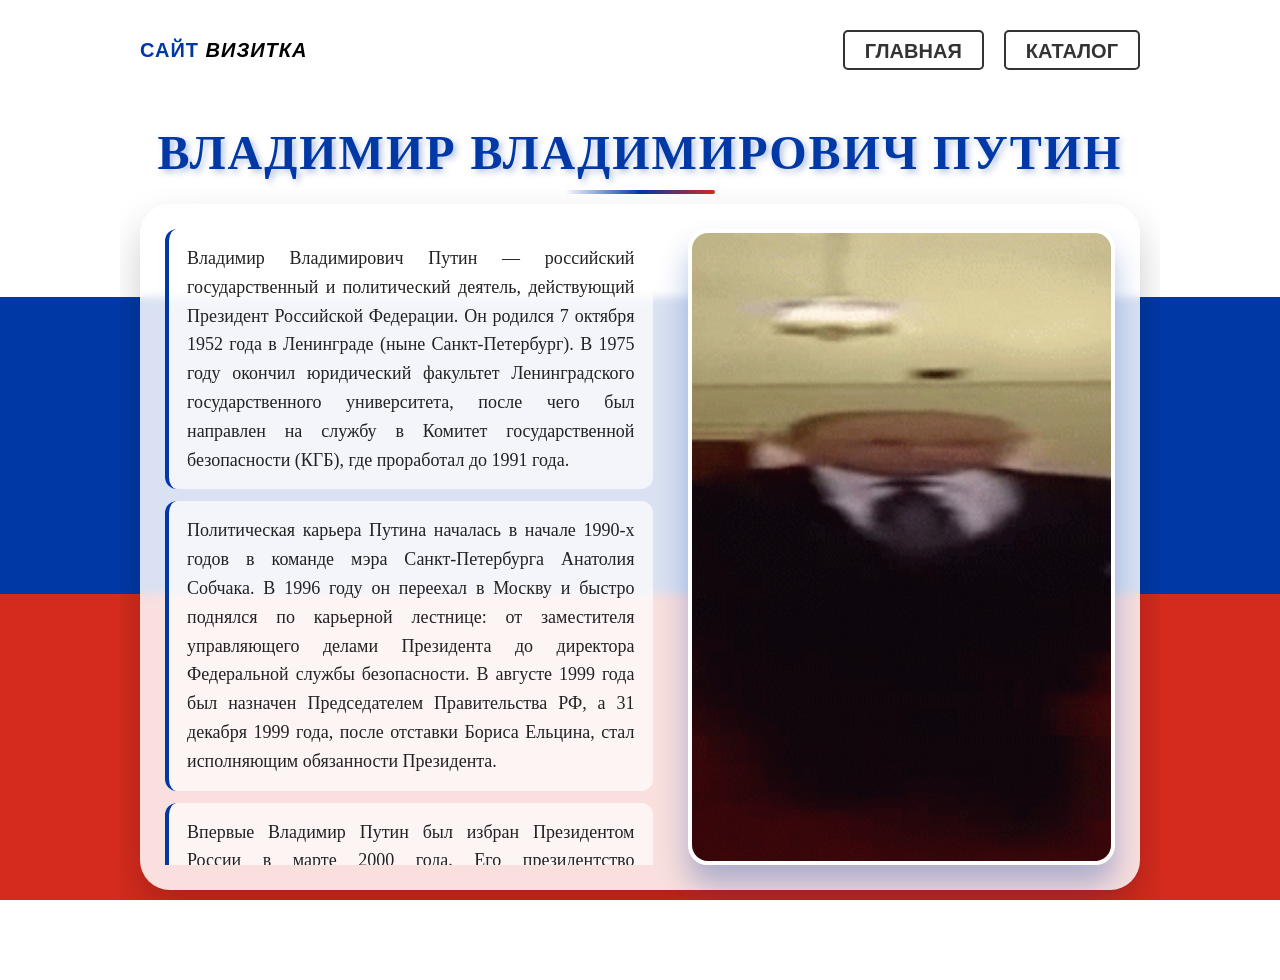
<file: putin.html>
<!DOCTYPE html>
<html lang="ru">
<head>
    <link rel="stylesheet" href="css/style.css">
    <meta charset="UTF-8">
    <meta name="viewport" content="width=device-width, initial-scale=1.0">
    <title>Владимир Путин - Президент России</title>
</head>
<body>
    <div id="wrapper">
        <header>
            <div class="header__left">
                <a id="logo" href="index.html"><span class="pink">Сайт</span> <i>визитка</i></a>
            </div>
            <div class="header__right">
                <nav class="main-nav">
                    <ul class="nav-links">
                        <!-- Кнопка ГЛАВНАЯ с классом nav-link -->
                        <li><a href="index.html" class="nav-link">ГЛАВНАЯ</a></li>
                        <li class="dropdown">
                            <a href="#" class="dropbtn" id="dropdownBtn">КАТАЛОГ</a>
                            <div class="dropdown-content" id="dropdownMenu">
                                <div class="tab-container">
                                    <button class="tab" onclick="navigateTo('putin.html')">ПРЕЗИДЕНТ</button>
                                    <button class="tab" onclick="navigateTo('facts.html')">ИНТЕРЕСНЫЕ ФАКТЫ</button>
                                    <button class="tab" onclick="navigateTo('auto_industry.html')">АВТОПРОМ</button>
                                    <button class="tab" onclick="navigateTo('oreshnik.html')">ОРЕШНИК</button>
                                    <button class="tab" onclick="navigateTo('help.html')">ПОМОЩЬ</button>
                                </div>
                            </div>
                        </li>
                    </ul>
                </nav>
            </div>
        </header>

        <main class="putin-main">
            <h1 class="page-title">ВЛАДИМИР ВЛАДИМИРОВИЧ ПУТИН</h1>
            
            <!-- Блок с текстом слева и гифкой справа -->
            <div class="putin-container">
                <!-- Левая колонка с текстом -->
                <div class="putin-text-column">
                    <p class="putin-paragraph">Владимир Владимирович Путин — российский государственный и политический деятель, действующий Президент Российской Федерации. Он родился 7 октября 1952 года в Ленинграде (ныне Санкт-Петербург). В 1975 году окончил юридический факультет Ленинградского государственного университета, после чего был направлен на службу в Комитет государственной безопасности (КГБ), где проработал до 1991 года.</p>
                    
                    <p class="putin-paragraph">Политическая карьера Путина началась в начале 1990-х годов в команде мэра Санкт-Петербурга Анатолия Собчака. В 1996 году он переехал в Москву и быстро поднялся по карьерной лестнице: от заместителя управляющего делами Президента до директора Федеральной службы безопасности. В августе 1999 года был назначен Председателем Правительства РФ, а 31 декабря 1999 года, после отставки Бориса Ельцина, стал исполняющим обязанности Президента.</p>
                    
                    <p class="putin-paragraph">Впервые Владимир Путин был избран Президентом России в марте 2000 года. Его президентство характеризуется укреплением вертикали власти, экономическим ростом в 2000-е годы, а также повышением роли России на международной арене. В 2008–2012 годах занимал пост Председателя Правительства, после чего вновь вернулся на пост главы государства. Личность Путина вызывает широкий резонанс в мире, его политика часто становится предметом острых дискуссий, однако внутри страны он на протяжении многих лет сохраняет высокий уровень поддержки населения.</p>
                </div>
                
                <!-- Правая колонка с гифкой -->
                <div class="putin-gif-column">
                    <div class="putin-gif-container">
                        <img src="content/putin.gif" alt="Владимир Путин" class="putin-gif">
                    </div>
                </div>
            </div>
        </main>
    </div>

    <footer>
        &copy; Новая компания
    </footer>

    <script>
    document.addEventListener('DOMContentLoaded', function() {
        const dropdownBtn = document.getElementById('dropdownBtn');
        const dropdownMenu = document.getElementById('dropdownMenu');
        
        function closeDropdown() {
            dropdownMenu.classList.remove('show');
            dropdownBtn.classList.remove('active');
        }
        
        function openDropdown() {
            dropdownMenu.classList.add('show');
            dropdownBtn.classList.add('active');
        }
        
        dropdownBtn.addEventListener('click', function(event) {
            event.preventDefault();
            event.stopPropagation();
            
            if (dropdownMenu.classList.contains('show')) {
                closeDropdown();
            } else {
                openDropdown();
            }
        });
        
        document.addEventListener('click', function(event) {
            if (!dropdownBtn.contains(event.target) && !dropdownMenu.contains(event.target)) {
                closeDropdown();
            }
        });
        
        document.addEventListener('keydown', function(event) {
            if (event.key === 'Escape') {
                closeDropdown();
            }
        });
        
        dropdownMenu.addEventListener('click', function(event) {
            event.stopPropagation();
        });
        
        window.navigateTo = function(page) {
            location.href = page;
            closeDropdown();
        }
    });
    </script>
</body>
</html>
</file>
<file: css/style.css>
* {
    margin: 0;
    padding: 0;
    box-sizing: border-box;
}

/* Подключаем красивые шрифты */
@import url('https://fonts.googleapis.com/css2?family=Roboto+Slab:wght@400;500;700&family=Montserrat:wght@300;400;600;700&family=Playfair+Display:wght@400;700;900&display=swap');

html, body {
    background: linear-gradient(180deg, 
        #FFFFFF 0%, 
        #FFFFFF 33%, 
        #0039A6 33%, 
        #0039A6 66%, 
        #D52B1E 66%, 
        #D52B1E 100%);
    color: black;
    height: 100%;
    width: 100%;
    font-family: 'Montserrat', sans-serif;
    overflow: hidden;
    max-width: 100%;
    overflow-x: hidden;
}

#wrapper {
    height: 100vh;
    width: 100%;
    max-width: 100%;
    display: flex;
    flex-direction: column;
    overflow: hidden;
}

header, main, footer {
    width: 100%;
    max-width: 1040px;
    margin: 0 auto;
    padding: 0 20px;
}

main {
    flex: 1;
    overflow-y: auto;
    min-height: 0;
    padding: 10px 20px;
    scrollbar-width: thin;
    scrollbar-color: #0039A6 rgba(255, 255, 255, 0.5);
}

/* Стилизация скроллбара для WebKit браузеров */
main::-webkit-scrollbar {
    width: 8px;
}

main::-webkit-scrollbar-track {
    background: rgba(255, 255, 255, 0.5);
    border-radius: 10px;
}

main::-webkit-scrollbar-thumb {
    background: #0039A6;
    border-radius: 10px;
}

footer {
    height: 80px;
    flex-shrink: 0;
    font-family: 'Montserrat', sans-serif;
    font-size: 16px;
    color: #333;
    text-align: center;
    padding: 25px 20px;
    background-color: rgba(255, 255, 255, 0.9);
    border-radius: 15px 15px 0 0;
}

/* ========== ОБЩИЕ СТИЛИ ДЛЯ ЗАГОЛОВКОВ ========== */
h1 {
    font-family: 'Playfair Display', serif;
    font-weight: 900;
    text-align: center;
    color: #0039A6;
    text-shadow: 3px 3px 6px rgba(0,57,166,0.3);
    letter-spacing: 2px;
    position: relative;
}

h1::after {
    content: "";
    display: block;
    width: 150px;
    height: 4px;
    background: linear-gradient(90deg, #FFFFFF, #0039A6, #D52B1E);
    margin: 10px auto 0;
    border-radius: 2px;
}

/* ========== СТИЛИ ДЛЯ ГЛАВНОЙ СТРАНИЦЫ (index.html) ========== */
main > h1 {
    font-size: 56px;
    margin: 15px 0 20px 0;
}

.main__content {
    background-color: rgba(255, 255, 255, 0.85);
    padding: 25px;
    border-radius: 20px;
    box-shadow: 0 15px 30px rgba(0,0,0,0.2);
    margin: 10px 0 20px 0;
}

.main__content p {
    text-align: justify;
    margin-bottom: 20px;
    font-size: 18px;
    line-height: 1.7;
    font-family: 'Roboto Slab', serif;
    font-weight: 400;
    color: #222;
    letter-spacing: 0.3px;
    text-rendering: optimizeLegibility;
    -webkit-font-smoothing: antialiased;
    -moz-osx-font-smoothing: grayscale;
}

.main__content p:last-child {
    margin-bottom: 0;
}

.content__img {
    width: 260px;
    height: auto;
    float: left;
    margin: 0 25px 15px 0;
    border-radius: 15px;
    box-shadow: 0 10px 20px rgba(0,0,0,0.2);
    border: 3px solid white;
}

/* ========== СТИЛИ ДЛЯ СТРАНИЦЫ ФАКТОВ (uslugi.html) ========== */
.page-title {
    font-size: 48px;
    margin: 15px 0 10px 0;
}

.services {
    display: flex;
    flex-wrap: nowrap;
    justify-content: center;
    gap: 20px;
    width: 100%;
    padding: 0;
}

.services__item {
    width: 300px;
    flex: 0 0 auto;
    padding: 15px;
    background-color: rgba(255, 255, 255, 0.85);
    border-radius: 20px;
    box-shadow: 0 15px 30px rgba(0,0,0,0.2);
    transition: transform 0.3s ease;
    display: flex;
    flex-direction: column;
}

.services__item:hover {
    transform: translateY(-5px);
}

.services__img {
    width: 100%;
    height: 140px;
    object-fit: cover;
    border-radius: 15px;
    margin-bottom: 12px;
    border: 3px solid white;
    box-shadow: 0 10px 20px rgba(0,0,0,0.2);
}

.services__item h2 {
    font-size: 24px;
    font-family: 'Playfair Display', serif;
    color: #D52B1E;
    margin-bottom: 10px;
    text-align: center;
}

.services__item p {
    font-size: 18px;
    line-height: 1.6;
    font-family: 'Roboto Slab', serif;
    color: #222;
    margin-bottom: 10px;
    text-align: justify;
}

.services__item p:last-of-type {
    margin-bottom: 0;
}

.more-link {
    display: inline-block;
    text-decoration: none;
    color: #0039A6;
    font-family: 'Montserrat', sans-serif;
    font-weight: 600;
    font-size: 14px;
    padding: 5px 15px;
    border: 2px solid #0039A6;
    border-radius: 25px;
    transition: all 0.3s ease;
    margin-top: 8px;
    align-self: center;
}

.more-link:hover {
    background-color: #0039A6;
    color: white;
}

/* ========== СТИЛИ ДЛЯ ИЗОБРАЖЕНИЙ ========== */
.main__img--float {
    width: 550px;
    margin: 20px 40px 20px 0;
    float: left;
    border-radius: 15px;
    box-shadow: 0 10px 20px rgba(0,0,0,0.2);
}

/* ========== АДАПТИВНОСТЬ ДЛЯ МАЛЕНЬКИХ ЭКРАНОВ ========== */
@media (max-width: 1000px) {
    header, main, footer {
        padding: 0 15px;
    }
    
    .services {
        flex-wrap: wrap;
        gap: 15px;
    }
    
    .services__item {
        width: 280px;
    }
    
    .content__img {
        width: 200px;
    }
    
    main > h1 {
        font-size: 42px;
    }
    
    .page-title {
        font-size: 38px;
    }
}

@media (max-width: 700px) {
    .content__img {
        width: 100%;
        float: none;
        margin: 0 0 15px 0;
    }
    
    .services__item {
        width: 100%;
        max-width: 350px;
    }
    
    header {
        flex-direction: column;
        height: auto;
        padding: 15px;
        gap: 10px;
    }
}

/* Очистка float */
.clearfix::after {
    content: "";
    display: table;
    clear: both;
}

/* ========== ПРИНУДИТЕЛЬНОЕ ВЫРАВНИВАНИЕ ШАПКИ ========== */
header {
    display: flex !important;
    justify-content: space-between !important;
    align-items: center !important;
    height: 100px !important;
    width: 100% !important;
    max-width: 1040px !important;
    margin: 0 auto !important;
    padding: 0 20px !important;
}

.header__left {
    font-size: 20px !important;
    font-weight: bold !important;
    color: #333 !important;
    font-family: 'Montserrat', sans-serif !important;
    text-transform: uppercase !important;
    letter-spacing: 1px !important;
    white-space: nowrap !important;
    padding: 0 !important;
    margin: 0 !important;
    width: auto !important;
    background: transparent !important;
    border: none !important;
}

.header__right {
    width: auto !important;
    text-align: right !important;
    background: transparent !important;
    padding: 0 !important;
    margin: 0 !important;
    border: none !important;
}

.header__right h1 {
    margin: 0 !important;
    padding: 0 !important;
    font-size: 20px !important;
    border: none !important;
    background: transparent !important;
}

.header__right h1::after {
    display: none !important;
}

.header__right a {
    text-decoration: none !important;
    color: #333 !important;
    padding: 8px 20px !important;
    border: 2px solid #333 !important;
    border-radius: 5px !important;
    font-family: 'Montserrat', sans-serif !important;
    font-weight: 600 !important;
    font-size: 20px !important;
    display: inline-block !important;
    white-space: nowrap !important;
    background: transparent !important;
}

.header__right a:hover {
    background-color: #333 !important;
    color: #fff !important;
}

#logo{
    text-transform: uppercase;
    text-decoration:none;
    color:black;
    font-weight: 600;
    line-height: 100px;
    font-size: 20px;
}

.pink {
    color: #0039A6; 
}

/* ========== БЕГУЩАЯ СТРОКА С ГИМНОМ ========== */
.hymn-ticker {
    width: 100%;
    height: 60px;
    background-color: rgba(255, 255, 255, 0.9);
    border: 3px solid;
    border-image: linear-gradient(90deg, #FFFFFF, #0039A6, #D52B1E) 1;
    border-radius: 15px;
    margin: 15px 0 20px 0;
    overflow: hidden;
    position: relative;
    box-shadow: 0 10px 20px rgba(0,0,0,0.2);
}

.hymn-content {
    position: absolute;
    white-space: nowrap;
    line-height: 60px;
    font-size: 20px;
    font-family: 'Roboto Slab', serif;
    color: #0039A6;
    font-weight: 500;
    animation: scrollHymn 60s linear infinite !important;
    padding-left: 100%;
}

@keyframes scrollHymn {
    0% {
        transform: translateX(0);
    }
    100% {
        transform: translateX(-100%);
    }
}

/* ========== БЛОК С ГИМНОМ ========== */
.hymn-block {
    width: 100%;
    margin: 20px 0;
    padding: 20px;
    border-radius: 20px;
    text-align: center;
}

.hymn-title {
    font-size: 32px;
    font-family: 'Playfair Display', serif;
    color: #0039A6;
    margin-bottom: 15px;
    text-shadow: 2px 2px 4px rgba(0,57,166,0.2);
}

/* Кнопка */
.hymn-button {
    background: linear-gradient(90deg, #FFFFFF, #0039A6, #D52B1E);
    color: black;
    border: 2px solid black;
    border-radius: 50px;
    padding: 15px 40px;
    font-size: 24px;
    font-family: 'Montserrat', sans-serif;
    font-weight: 700;
    cursor: pointer;
    transition: all 0.3s ease;
    box-shadow: 0 10px 20px rgba(0,0,0,0.2);
    margin-bottom: 20px;
    letter-spacing: 2px;
    min-width: 350px;
    text-align: center;
}

.hymn-button:hover {
    transform: scale(1.05);
    box-shadow: 0 15px 30px rgba(0,0,0,0.3);
}

.play-icon {
    display: inline-block;
    width: 30px;
    text-align: center;
    margin-right: 10px;
    font-size: 28px;
}

.hymn-button.playing {
    background: linear-gradient(90deg, #FFFFFF, #0039A6, #D52B1E);
    color: black;
    border: 2px solid black;
}

/* ========== ОСНОВНЫЕ СТИЛИ НАВИГАЦИИ ========== */
.main-nav {
    /* background-color: #2c3e50; */
    height: 60px;
    display: flex;
    align-items: center;
    justify-content: center;
    border-radius: 8px;
    margin-bottom: 30px;
    position: relative;
    z-index: 100;
}

.nav-links {
    display: flex;
    align-items: center;
    justify-content: center;
    gap: 20px;
    list-style: none;
    margin: 0;
    padding: 0;
    height: 100%;
}

.nav-links li {
    display: flex;
    align-items: center;
    height: 100%;
    margin: 0;
}

/* Единый стиль для ВСЕХ кнопок навигации */
.nav-links a,
.nav-links .dropbtn {
    display: flex;
    align-items: center;
    justify-content: center;
    text-align: center;
    min-width: 100px;
    height: 40px;
    padding: 0 15px;
    color: white;
    text-decoration: none;
    font-size: 18px;
    font-weight: 500;
    border-radius: 4px;
    transition: background-color 0.3s;
    background: none;
    border: none;
    cursor: pointer;
    font-family: inherit;
    box-sizing: border-box;
    line-height: normal;
    white-space: nowrap;
}

/* Ховер эффекты */
.nav-links a:hover,
.nav-links .dropbtn:hover {
    background-color: #34495e;
}

/* Активное состояние для dropbtn */
.nav-links .dropbtn.active {
    background-color: #e74c3c;
}

/* Стили для выпадающего меню */
.dropdown {
    position: relative;
    display: flex;
    align-items: center;
    height: 100%;
}

.dropdown-content {
    display: none;
    position: absolute;
    top: 100%;
    left: 50%;
    transform: translateX(-50%);
    background-color: white;
    min-width: 220px;
    box-shadow: 0 8px 16px rgba(0,0,0,0.2);
    border-radius: 8px;
    overflow: hidden;
    z-index: 1000;
    margin-top: 5px;
    animation: slideDown 0.2s ease-out;
}

.dropdown-content.show {
    display: block;
}

@keyframes slideDown {
    from {
        opacity: 0;
        transform: translateX(-50%) translateY(-10px);
    }
    to {
        opacity: 1;
        transform: translateX(-50%) translateY(0);
    }
}

/* Стили для вкладок внутри выпадающего меню */
.tab-container {
    display: flex;
    flex-direction: column;
}

.tab {
    padding: 12px 20px;
    text-align: left;
    background: none;
    border: none;
    width: 100%;
    cursor: pointer;
    font-size: 16px;
    color: #333;
    transition: background-color 0.3s;
    border-bottom: 1px solid #eee;
    font-family: inherit;
}

.tab:last-child {
    border-bottom: none;
}

.tab:hover {
    background-color: #f0f0f0;
    color: #e74c3c;
}

/* ========== СТИЛИ ДЛЯ СТРАНИЦЫ ПУТИНА (putin.html) ========== */
.putin-main {
    display: flex;
    flex-direction: column;
    height: calc(100vh - 180px);
    padding: 10px 20px !important;
    overflow: hidden;
}

/* Заголовок на странице Путина */
.putin-title {
    font-size: 42px !important;
    margin: 5px 0 15px 0 !important;
    flex-shrink: 0;
}

.putin-container {
    display: flex;
    gap: 30px;
    flex: 1;
    min-height: 0;
    background: rgba(255, 255, 255, 0.85);
    border-radius: 30px;
    padding: 25px;
    box-shadow: 0 20px 40px rgba(0,0,0,0.2);
    backdrop-filter: blur(5px);
}

.putin-text-column {
    flex: 1;
    display: flex;
    flex-direction: column;
    gap: 12px;
    overflow-y: auto;
    padding-right: 5px;
}

/* Стилизация скроллбара для текстовой колонки */
.putin-text-column::-webkit-scrollbar {
    width: 5px;
}

.putin-text-column::-webkit-scrollbar-track {
    background: rgba(0, 57, 166, 0.1);
    border-radius: 10px;
}

.putin-text-column::-webkit-scrollbar-thumb {
    background: #0039A6;
    border-radius: 10px;
}

/* Абзацы текста */
.putin-paragraph {
    font-family: 'Roboto Slab', serif;
    font-size: 15px;
    line-height: 1.5;
    color: #222;
    text-align: justify;
    margin: 0;
    padding: 12px 15px;
    background: rgba(255, 255, 255, 0.7);
    border-radius: 12px;
    border-left: 4px solid #0039A6;
    transition: all 0.2s ease;
}

.putin-paragraph:hover {
    background: white;
    transform: translateX(3px);
    box-shadow: 0 3px 8px rgba(0,57,166,0.15);
}

/* Правая колонка с гифкой */
.putin-gif-column {
    flex: 0 0 45%;
    display: flex;
    align-items: center;
}

.putin-gif-container {
    width: 100%;
    height: 100%;
    max-height: 100%;
    border-radius: 20px;
    overflow: hidden;
    box-shadow: 0 20px 30px rgba(0,57,166,0.3);
    border: 4px solid white;
    transition: transform 0.3s ease;
}

.putin-gif-container:hover {
    transform: scale(1.02);
}

.putin-gif {
    width: 100%;
    height: 100%;
    object-fit: cover;
    object-position: center;
    display: block;
}

/* Адаптивность для страницы Путина */
@media (max-width: 1000px) {
    .putin-main {
        height: calc(100vh - 160px);
        padding: 5px 15px !important;
    }
    
    .putin-title {
        font-size: 36px !important;
        margin: 5px 0 10px 0 !important;
    }
    
    .putin-container {
        padding: 20px;
        gap: 20px;
    }
    
    .putin-gif-column {
        flex: 0 0 42%;
    }
    
    .putin-paragraph {
        font-size: 14px;
        padding: 10px 12px;
    }
}

@media (max-width: 800px) {
    .putin-main {
        height: auto;
        min-height: calc(100vh - 160px);
        overflow-y: auto;
    }
    
    .putin-container {
        flex-direction: column-reverse;
    }
    
    .putin-gif-column {
        flex: 0 0 auto;
        height: 250px;
    }
    
    .putin-text-column {
        max-height: 400px;
    }
}

@media (min-height: 900px) {
    .putin-paragraph {
        font-size: 18px;
        line-height: 1.6;
        padding: 15px 18px;
    }
}

/* Выравнивание навигации по вертикали с логотипом */
.header__right {
    display: flex !important;
    align-items: center !important;
    height: 100% !important;
}

.header__right .main-nav {
    margin-bottom: 0 !important; /* Убираем нижний отступ */
    height: 50px; /* Чуть уменьшаем высоту */
}

/* Корректировка отступов для навбара */
.main-nav {
    margin-bottom: 0; /* Переопределяем для шапки */
}

/* Для страницы Путина (если нужно сохранить отступ на других страницах) */
.putin-main .main-nav {
    margin-bottom: 30px; /* Возвращаем отступ для контента */
}
</file>
